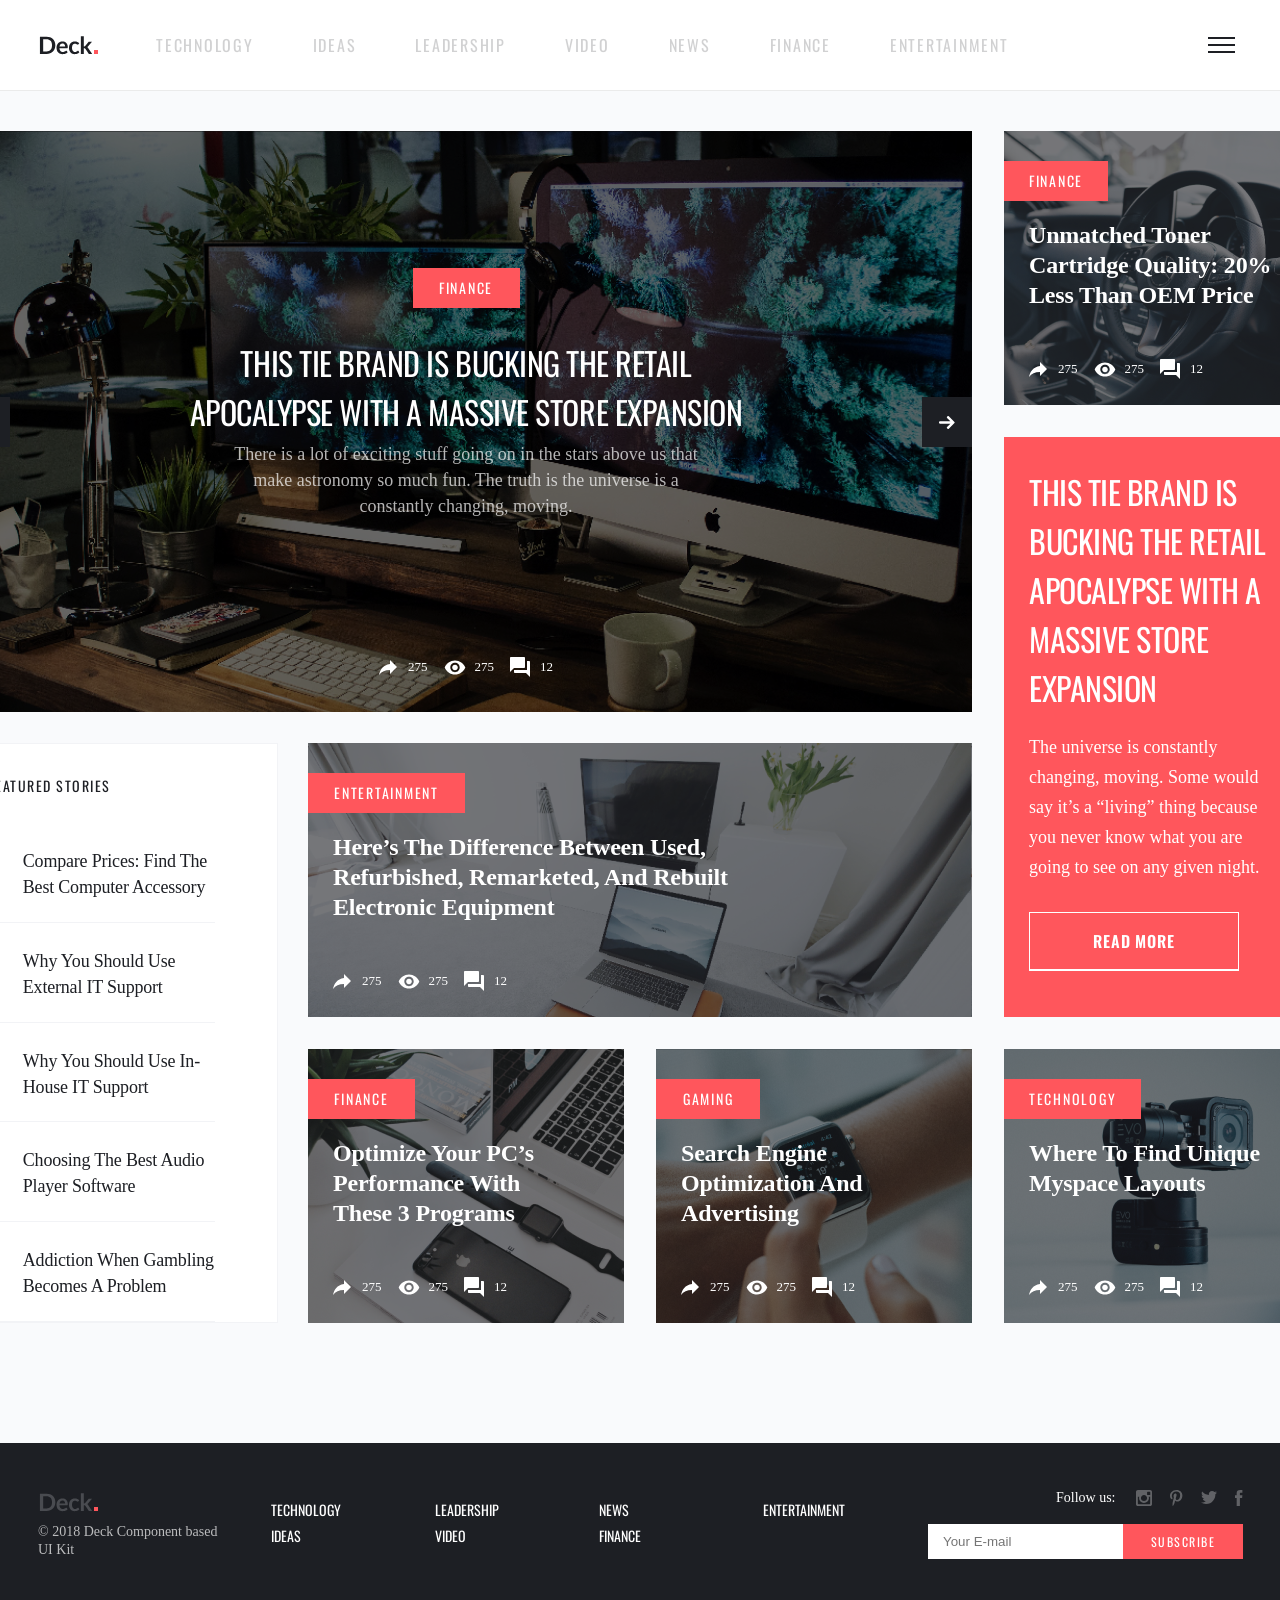
<file: index.html>
<!DOCTYPE html>
<html lang="en">
  <head>
    <meta charset="UTF-8" />
    <meta name="viewport" content="width=device-width, initial-scale=1.0" />
    <link rel="stylesheet" href="./style.css" />
    <title>Deck</title>
  </head>
  <body>
    <header>
      <div class="header-left-side">
        <img src="./assets/logo.svg" alt="deck logo" />
        <nav>
          <span>TECHNOLOGY</span>
          <span>IDEAS</span>
          <span>LEADERSHIP</span>
          <span>VIDEO</span>
          <span>NEWS</span>
          <span>FINANCE</span>
          <span>ENTERTAINMENT</span>
        </nav>
      </div>
      <div class="header-right-side">
        <img src="./assets/menu_icon.svg" alt="menu icon" />
      </div>
    </header>
    <main>
      <article id="finance_lg">
        <img src="./assets/slide_left_btn.svg" alt="slide left button" />
        <div class="text_contents">
          <h2>FINANCE</h2>
          <h1>
            This tie brand is bucking the retail apocalypse with a massive store
            expansion
          </h1>
          <h3>
            There is a lot of exciting stuff going on in the stars above us that
            make astronomy so much fun. The truth is the universe is a
            constantly changing, moving.
          </h3>
          <div class="article_info">
            <span
              ><img
                class="share"
                src="./assets/share.svg"
                alt="share icon"
              />275</span
            >
            <span
              ><img
                class="views"
                src="./assets/views.svg"
                alt="views icon"
              />275</span
            >
            <span
              ><img
                class="comments"
                src="./assets/comments.svg"
                alt="comments icon"
              />12</span
            >
          </div>
        </div>
        <img src="./assets/slide_right_btn.svg" alt="slide right button" />
      </article>
      <article id="finance_aside">
        <h2>FINANCE</h2>
        <div class="contents">
          <h1>Unmatched Toner Cartridge Quality: 20% Less Than OEM Price</h1>
          <div class="article_info">
            <span
              ><img
                class="share"
                src="./assets/share.svg"
                alt="share icon"
              />275</span
            >
            <span
              ><img
                class="views"
                src="./assets/views.svg"
                alt="views icon"
              />275</span
            >
            <span
              ><img
                class="comments"
                src="./assets/comments.svg"
                alt="comments icon"
              />12</span
            >
          </div>
        </div>
      </article>
      <aside class="featured_stories">
        <h1>Featured stories</h1>
        <div class="featured_stories_title">
          <span>1</span>
          <h2>Compare Prices: Find The Best Computer Accessory</h2>
        </div>
        <div class="featured_stories_title">
          <span>2</span>
          <h2>Why You Should Use External IT Support</h2>
        </div>
        <div class="featured_stories_title">
          <span>3</span>
          <h2>Why You Should Use In-House IT Support</h2>
        </div>
        <div class="featured_stories_title">
          <span>4</span>
          <h2>Choosing The Best Audio Player Software</h2>
        </div>
        <div class="featured_stories_title">
          <span>5</span>
          <h2>Addiction When Gambling Becomes A Problem</h2>
        </div>
      </aside>
      <article id="entertainment">
        <h2>ENTERTAINMENT</h2>
        <div class="contents">
          <h1>
            Here’s The Difference Between Used, Refurbished, Remarketed, And
            Rebuilt Electronic Equipment
          </h1>
          <div class="article_info">
            <span
              ><img
                class="share"
                src="./assets/share.svg"
                alt="share icon"
              />275</span
            >
            <span
              ><img
                class="views"
                src="./assets/views.svg"
                alt="views icon"
              />275</span
            >
            <span
              ><img
                class="comments"
                src="./assets/comments.svg"
                alt="comments icon"
              />12</span
            >
          </div>
        </div>
      </article>
      <section id="read_more">
        <h1>
          This tie brand is bucking the retail apocalypse with a massive store
          expansion
        </h1>
        <p>
          The universe is constantly changing, moving. Some would say it’s a
          “living” thing because you never know what you are going to see on any
          given night.
        </p>
        <button type="button">Read More</button>
      </section>
      <article id="finance_sm">
        <h2>FINANCE</h2>
        <div class="contents">
          <h1>Optimize Your PC’s Performance With These 3 Programs</h1>
          <div class="article_info">
            <span
              ><img
                class="share"
                src="./assets/share.svg"
                alt="share icon"
              />275</span
            >
            <span
              ><img
                class="views"
                src="./assets/views.svg"
                alt="views icon"
              />275</span
            >
            <span
              ><img
                class="comments"
                src="./assets/comments.svg"
                alt="comments icon"
              />12</span
            >
          </div>
        </div>
      </article>
      <article id="gaming">
        <h2>GAMING</h2>
        <div class="contents">
          <h1>Search Engine Optimization And Advertising</h1>
          <div class="article_info">
            <span
              ><img
                class="share"
                src="./assets/share.svg"
                alt="share icon"
              />275</span
            >
            <span
              ><img
                class="views"
                src="./assets/views.svg"
                alt="views icon"
              />275</span
            >
            <span
              ><img
                class="comments"
                src="./assets/comments.svg"
                alt="comments icon"
              />12</span
            >
          </div>
        </div>
      </article>
      <article id="technology">
        <h2>TECHNOLOGY</h2>
        <div class="contents">
          <h1>Where To Find Unique Myspace Layouts</h1>
          <div class="article_info">
            <span
              ><img
                class="share"
                src="./assets/share.svg"
                alt="share icon"
              />275</span
            >
            <span
              ><img
                class="views"
                src="./assets/views.svg"
                alt="views icon"
              />275</span
            >
            <span
              ><img
                class="comments"
                src="./assets/comments.svg"
                alt="comments icon"
              />12</span
            >
          </div>
        </div>
      </article>
    </main>
    <footer>
      <div class="footer-left-side">
        <div class="company_info">
          <img src="./assets/logo_dark.svg" alt="logo dark" />
          <h5>© 2018 Deck Component based UI Kit</h5>
        </div>
        <nav>
          <span>TECHNOLOGY</span>
          <span>LEADERSHIP</span>
          <span>NEWS</span>
          <span>ENTERTAINMENT</span>
          <span>IDEAS</span>
          <span>VIDEO</span>
          <span>FINANCE</span>
        </nav>
      </div>
      <div class="contact">
        <div class="sns">
          <span>Follow us:</span>
          <img src="./assets/instagram.svg" alt="instagram" />
          <img src="./assets/pinterest.svg" alt="pinterest" />
          <img src="./assets/twitter.svg" alt="twitter" />
          <img src="./assets/facebook.svg" alt="facebook" />
        </div>
        <div class="email">
          <input type="text" placeholder="Your E-mail" />
          <button type="button">SUBSCRIBE</button>
        </div>
      </div>
    </footer>
  </body>
</html>
</file>
<file: style.css>
@import url("https://fonts.googleapis.com/css2?family=Oswald:wght@200;300;400;500;600;700&display=swap");

html,
body,
div,
span,
applet,
object,
iframe,
h1,
h2,
h3,
h4,
h5,
h6,
p,
blockquote,
pre,
a,
abbr,
acronym,
address,
big,
cite,
code,
del,
dfn,
em,
img,
ins,
kbd,
q,
s,
samp,
small,
strike,
strong,
sub,
sup,
tt,
var,
b,
u,
i,
center,
dl,
dt,
dd,
ol,
ul,
li,
fieldset,
form,
label,
legend,
table,
caption,
tbody,
tfoot,
thead,
tr,
th,
td,
article,
aside,
canvas,
details,
embed,
figure,
figcaption,
footer,
header,
hgroup,
menu,
nav,
output,
ruby,
section,
summary,
time,
mark,
audio,
video {
  margin: 0;
  padding: 0;
  border: 0;
  font-size: 100%;
  font: inherit;
  vertical-align: baseline;
}
/* HTML5 display-role reset for older browsers */
article,
aside,
details,
figcaption,
figure,
footer,
header,
hgroup,
menu,
nav,
section {
  display: block;
}
body {
  line-height: 1;
  font-family: "Oswald", sans-serif;
  color: #1d1f24;
  background-color: #f9fafc;
}
ol,
ul {
  list-style: none;
}
blockquote,
q {
  quotes: none;
}
blockquote:before,
blockquote:after,
q:before,
q:after {
  content: "";
  content: none;
}
table {
  border-collapse: collapse;
  border-spacing: 0;
}

/* header */

header {
  width: 100%;
  height: 90px;

  display: flex;
  justify-content: space-between;
  align-items: center;

  background-color: #ffffff;
  border-bottom: 1px solid #ebebeb;

  overflow: hidden;
}

.header-left-side {
  display: flex;
  align-items: center;
  letter-spacing: 1.75px;

  & > img {
    margin-right: 58px;
    margin-left: 38px;
  }
}

.header-right-side {
  margin-right: 45px;
}

header nav {
  display: flex;
  gap: 59px;
  opacity: 0.2;

  @media (max-width: 768px) {
    display: none;
  }
}

article {
  color: #ffffff;
}

/* grid */

main {
  width: 100%;

  display: grid;
  gap: 32px;
  justify-content: center;
  grid-template-columns: repeat(4, 316px);
  grid-template-rows: repeat(4, 274px);

  margin-top: 40px;
  margin-bottom: 120px;

  overflow: hidden;
}

/* main_FINACNE */

#finance_lg {
  grid-column: 1/4;
  grid-row: 1/3;

  width: 100%;
  height: 581px;

  background-image: url(./assets/main_finance_lg_bg.png);

  display: flex;
  justify-content: space-between;

  & > img {
    margin-top: 266px;

    width: 50px;
    height: 50px;
  }
}

.text_contents {
  display: flex;
  flex-direction: column;
  align-items: center;
}

#finance_lg > .text_contents > h2 {
  display: flex;
  justify-content: center;
  align-items: center;

  width: 107px;
  height: 40px;

  font-size: 14px;
  letter-spacing: 1.75px;

  background-color: #ff565c;

  margin-bottom: 30px;
  margin-top: 137px;
}

#finance_lg > .text_contents > h1 {
  width: 593px;

  text-align: center;
  font-size: 32px;
  line-height: 49px;
  letter-spacing: -0.471px;
  text-transform: uppercase;

  margin-bottom: 5px;
}

#finance_lg > .text_contents > h3 {
  width: 483px;

  font-family: Lato;
  text-align: center;
  font-size: 18px;
  font-weight: 400;
  line-height: 26px;

  opacity: 0.7;

  margin-bottom: 133px;
}

.article_info {
  color: #fff;
  font-family: Lato;
  font-size: 13px;
  font-weight: 500;
  line-height: 30px;

  display: flex;
  align-items: center;
  gap: 16px;

  & > span {
    display: flex;
    align-items: center;
  }

  & .share {
    width: 18px;
    height: 15px;

    margin-right: 11px;
  }

  & .views {
    width: 22px;
    height: 15px;

    margin-right: 9px;
  }

  & .comments {
    width: 20px;
    height: 20px;

    margin-right: 10px;
  }
}

/* featured stories */

.featured_stories {
  display: flex;
  flex-direction: column;
  gap: 25px;

  grid-row: 3 / 5;

  background-color: #ffffff;

  border: 1px solid #f2f3f6;

  width: 316px;

  & > h1 {
    font-size: 14px;
    letter-spacing: 1.531px;
    text-transform: uppercase;

    margin-top: 35px;
    margin-bottom: 30px;
    margin-left: 27.5px;
  }
}

.featured_stories_title {
  height: 83px;

  padding-left: 27px;

  display: flex;

  color: #1d1f24;
  font-family: Lato;
  font-size: 18px;
  line-height: 26px;
  letter-spacing: -0.2px;

  width: 227px;

  border-bottom: 1px solid #f2f3f6;

  & > span {
    opacity: 0.1662;

    font-size: 18px;

    margin-right: 26px;
  }
}

.featured_stories_title:nth-child(4) {
  & > h2 {
    width: 179px;
  }
}

/* entertainment */

#entertainment {
  background-image: url(./assets/main_entertainment_bg.png);

  display: flex;
  flex-direction: column;

  grid-column: 2/4;
}

#entertainment > h2 {
  display: flex;
  justify-content: center;
  align-items: center;

  width: 157px;
  height: 40px;

  background-color: #ff565c;
  letter-spacing: 1.75px;

  font-size: 14px;

  margin-bottom: 19px;
  margin-top: 30px;
}

#entertainment > .contents {
  margin-left: 25px;
}

#entertainment > .contents > h1 {
  width: 484px;

  font-family: Lato;
  font-size: 24px;
  font-weight: 600;
  line-height: 30px;
  letter-spacing: -0.2px;

  margin-bottom: 44px;
}

/* finance */

#finance_sm {
  background-image: url(./assets/main_finance_sm_bg.png);

  display: flex;
  flex-direction: column;
}

#finance_sm > h2 {
  display: flex;
  justify-content: center;
  align-items: center;

  width: 107px;
  height: 40px;

  background-color: #ff565c;
  letter-spacing: 1.75px;

  font-size: 14px;

  margin-bottom: 19px;
  margin-top: 30px;
}

#finance_sm > .contents {
  margin-left: 25px;
}

#finance_sm > .contents > h1 {
  width: 245px;

  font-family: Lato;
  font-size: 24px;
  font-weight: 600;
  line-height: 30px;
  letter-spacing: -0.2px;

  margin-bottom: 44px;
}

/* gaming */

#gaming {
  background-image: url(./assets/main_gaming_bg.png);

  display: flex;
  flex-direction: column;
}

#gaming > h2 {
  display: flex;
  justify-content: center;
  align-items: center;

  width: 104px;
  height: 40px;

  background-color: #ff565c;
  letter-spacing: 1.75px;

  font-size: 14px;

  margin-bottom: 19px;
  margin-top: 30px;
}

#gaming > .contents {
  margin-left: 25px;
}

#gaming > .contents > h1 {
  width: 245px;

  font-family: Lato;
  font-size: 24px;
  font-weight: 600;
  line-height: 30px;
  letter-spacing: -0.2px;

  margin-bottom: 44px;
}

/* finance_aside */

#finance_aside {
  background-image: url(./assets/aside_finance_bg.png);

  display: flex;
  flex-direction: column;
}

#finance_aside > h2 {
  display: flex;
  justify-content: center;
  align-items: center;

  width: 104px;
  height: 40px;

  background-color: #ff565c;
  letter-spacing: 1.75px;

  font-size: 14px;

  margin-bottom: 19px;
  margin-top: 30px;
}

#finance_aside > .contents {
  margin-left: 25px;
}

#finance_aside > .contents > h1 {
  width: 245px;

  font-family: Lato;
  font-size: 24px;
  font-weight: 600;
  line-height: 30px;
  letter-spacing: -0.2px;

  margin-bottom: 44px;
}

/* technology */

#technology {
  background-image: url(./assets/aside_technology_bg.png);

  display: flex;
  flex-direction: column;
}

#technology > h2 {
  display: flex;
  justify-content: center;
  align-items: center;

  width: 137px;
  height: 40px;

  background-color: #ff565c;
  letter-spacing: 1.75px;

  font-size: 14px;

  margin-bottom: 19px;
  margin-top: 30px;
}

#technology > .contents {
  margin-left: 25px;
}

#technology > .contents > h1 {
  width: 245px;

  font-family: Lato;
  font-size: 24px;
  font-weight: 600;
  line-height: 30px;
  letter-spacing: -0.2px;

  margin-bottom: 74px;
}

/* read more */

#read_more {
  grid-row: 2/4;

  background-color: #ff565c;
  color: #ffffff;

  display: flex;
  flex-direction: column;
  align-items: start;
  padding-left: 25px;
}

#read_more > h1 {
  font-size: 32px;
  line-height: 49px;
  letter-spacing: -0.471px;
  text-transform: uppercase;

  margin-bottom: 20px;
  margin-top: 30px;

  width: 263px;
}

#read_more > p {
  font-family: Lato;
  font-size: 18px;
  font-style: normal;
  font-weight: 400;
  line-height: 30px;

  margin-bottom: 30px;

  width: 252px;
}

#read_more > button {
  display: flex;
  width: 210px;
  height: 60px;
  justify-content: center;
  align-items: center;

  background-color: #ff565c;

  color: #ffffff;
  font-family: Oswald;
  font-size: 16px;
  font-weight: 600;
  letter-spacing: 0.8px;
  text-transform: uppercase;

  border: 1px solid #ffffff;
  border-bottom: 2px solid #ffffff;

  margin-bottom: 46px;
}

/* footer */

footer {
  background-color: #1d1f24;

  height: 160px;

  display: flex;
  justify-content: space-between;
  align-items: center;
}

.footer-left-side {
  display: flex;
  align-items: center;
  gap: 48px;
}

footer .company_info {
  display: flex;
  flex-direction: column;
  gap: 6px;

  margin-left: 38px;

  width: 185px;

  & > h5 {
    color: #fff;
    font-family: Lato;
    font-size: 14px;
    font-weight: 400;
    line-height: 18px;

    opacity: 0.7;
  }

  & > img {
    width: 60px;
  }
}

footer nav {
  color: #ffffff;
  font-size: 14px;

  width: 657px;
  display: grid;
  grid-template-columns: repeat(4, 164px);
  grid-row-gap: 12px;
}

footer .contact {
  display: flex;
  flex-direction: column;
  align-items: end;

  margin-right: 45px;
  color: #ffffff;
  font-family: Lato;
  font-size: 14px;
  font-weight: 400;
  line-height: 22px;

  & > .sns > span {
    width: 62px;
  }

  & > .sns {
    display: flex;
    gap: 18px;

    margin-bottom: 15px;
  }
}

.email {
  height: 35px;

  display: flex;
  align-items: center;
}

.email > input {
  width: 180px;
  height: 35px;

  border: none;
  background-color: #ffffff;

  padding: 0;
  padding-left: 15px;

  &:focus {
    outline: none;
  }
}

.email > button {
  width: 120px;
  height: 35px;
  background-color: #ff565c;
  border: none;

  color: #ffffff;
  font-family: Oswald;
  text-align: center;
  font-size: 12px;
  letter-spacing: 1.5px;
}
</file>
